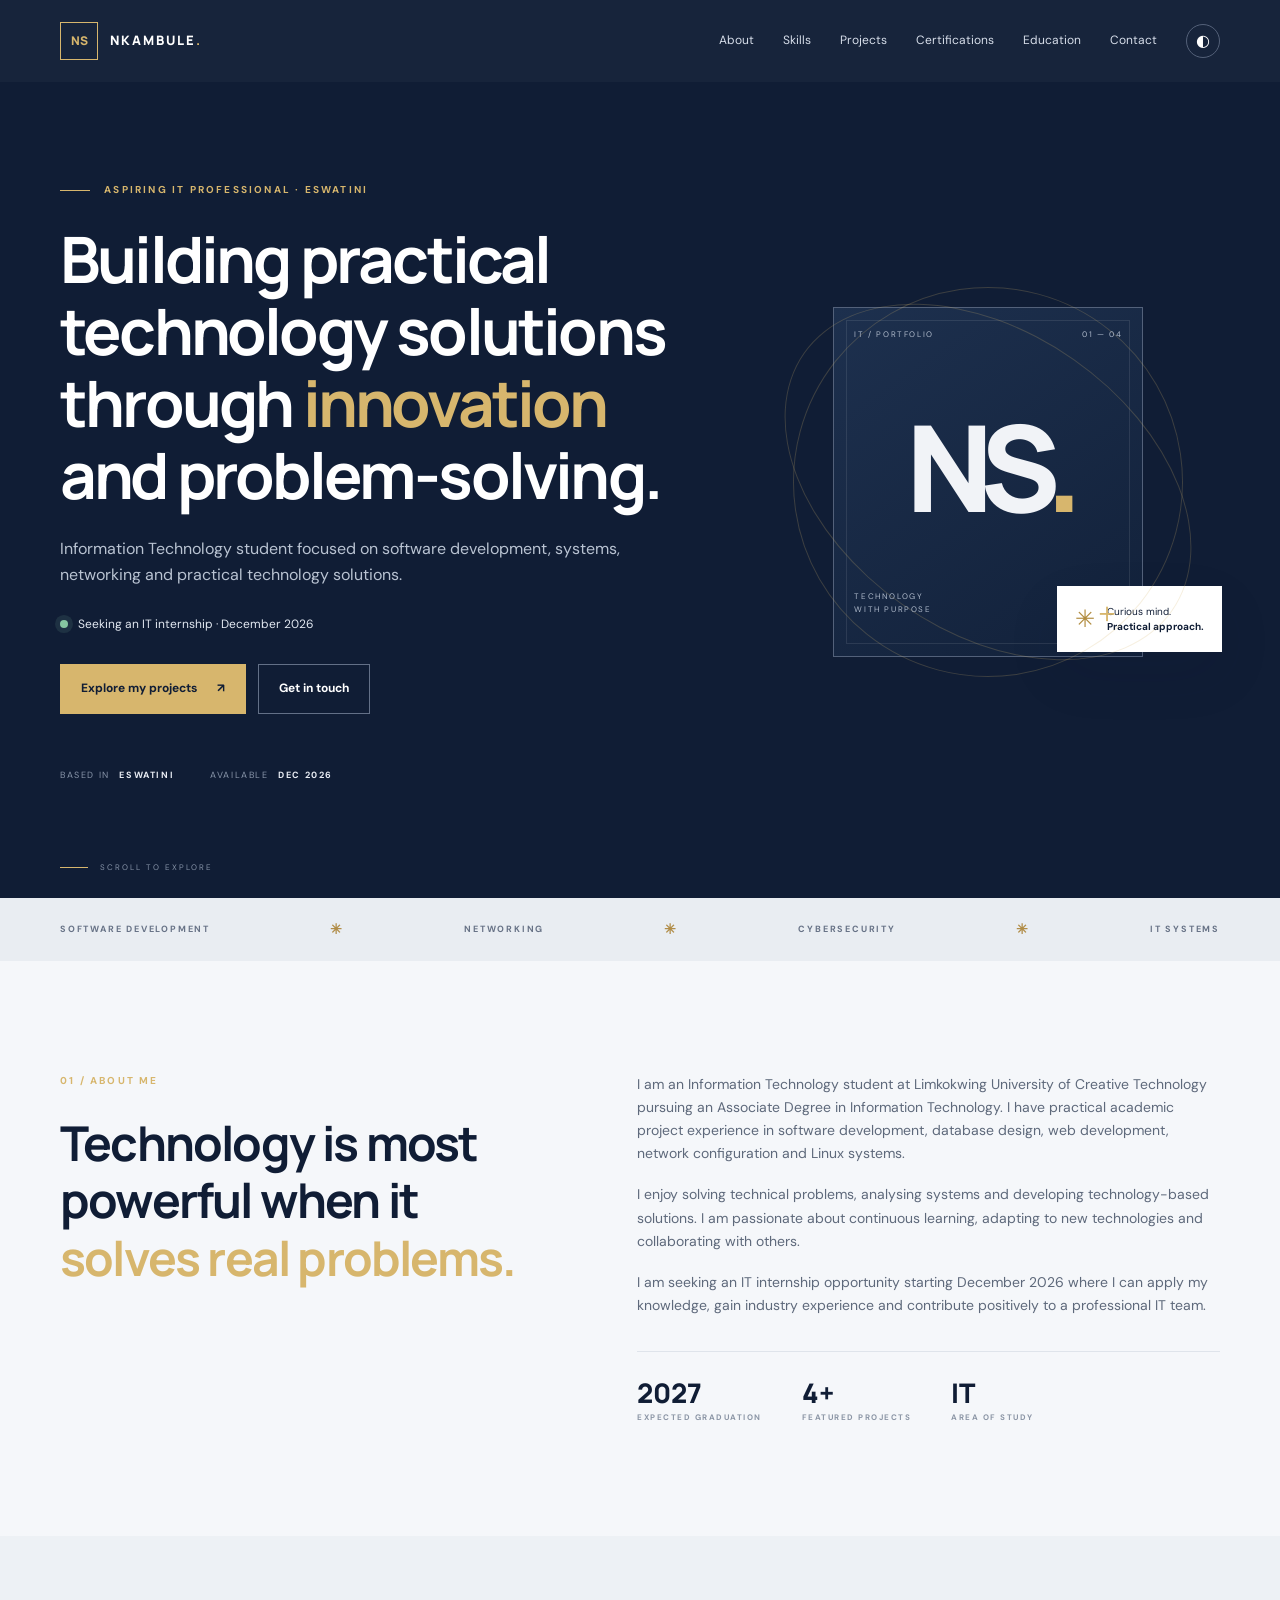
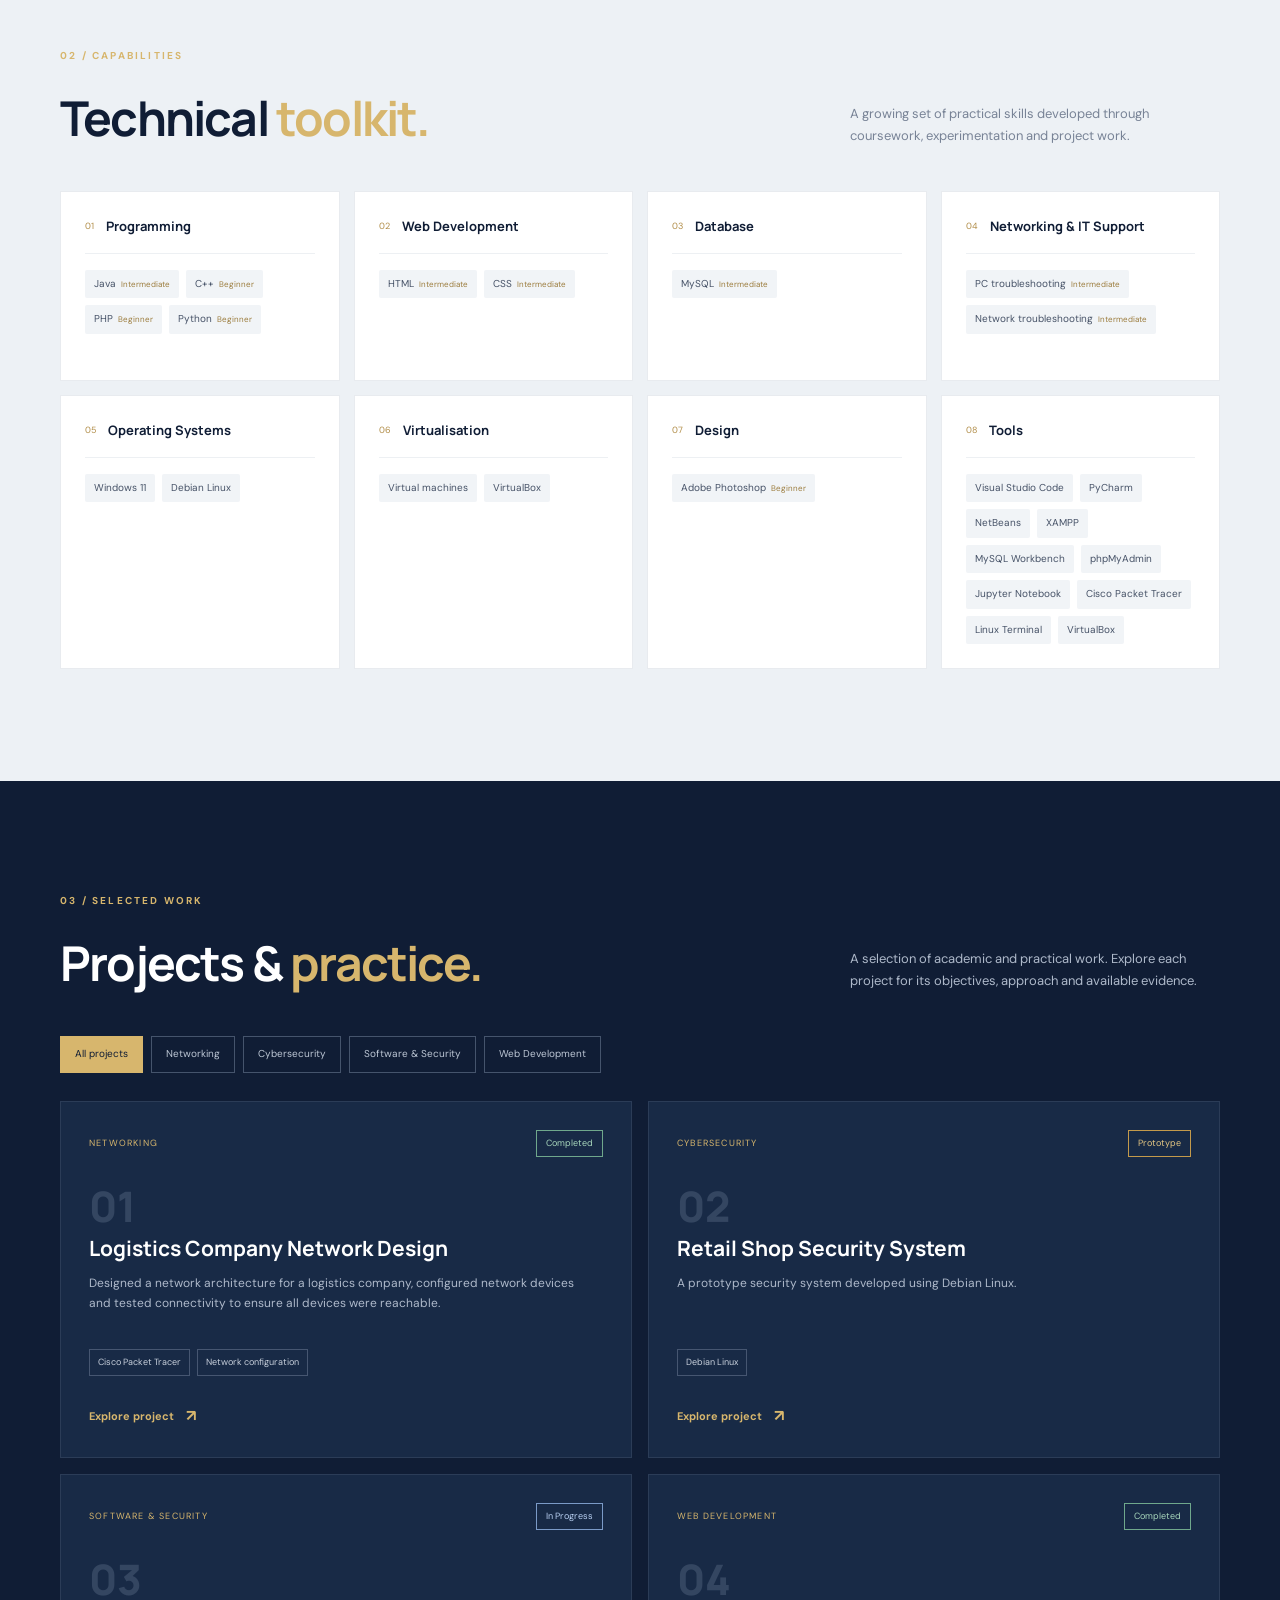
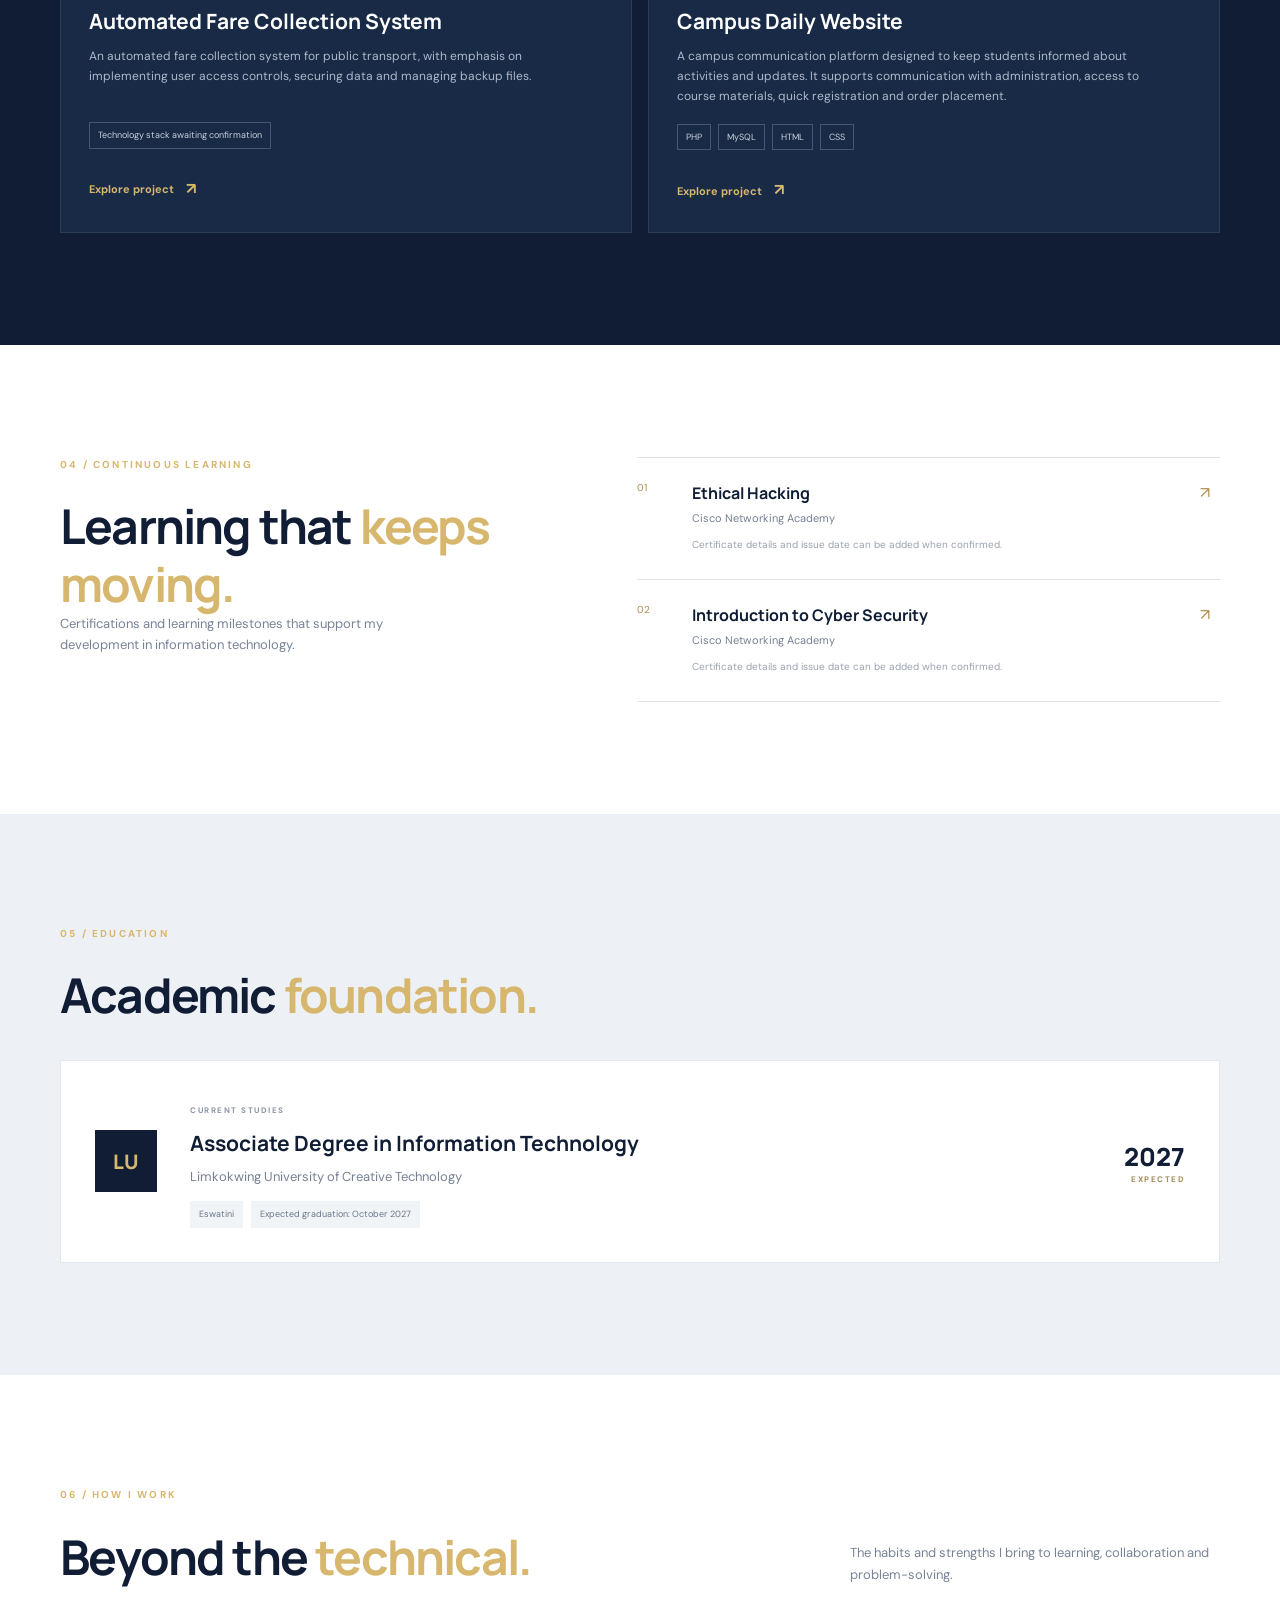
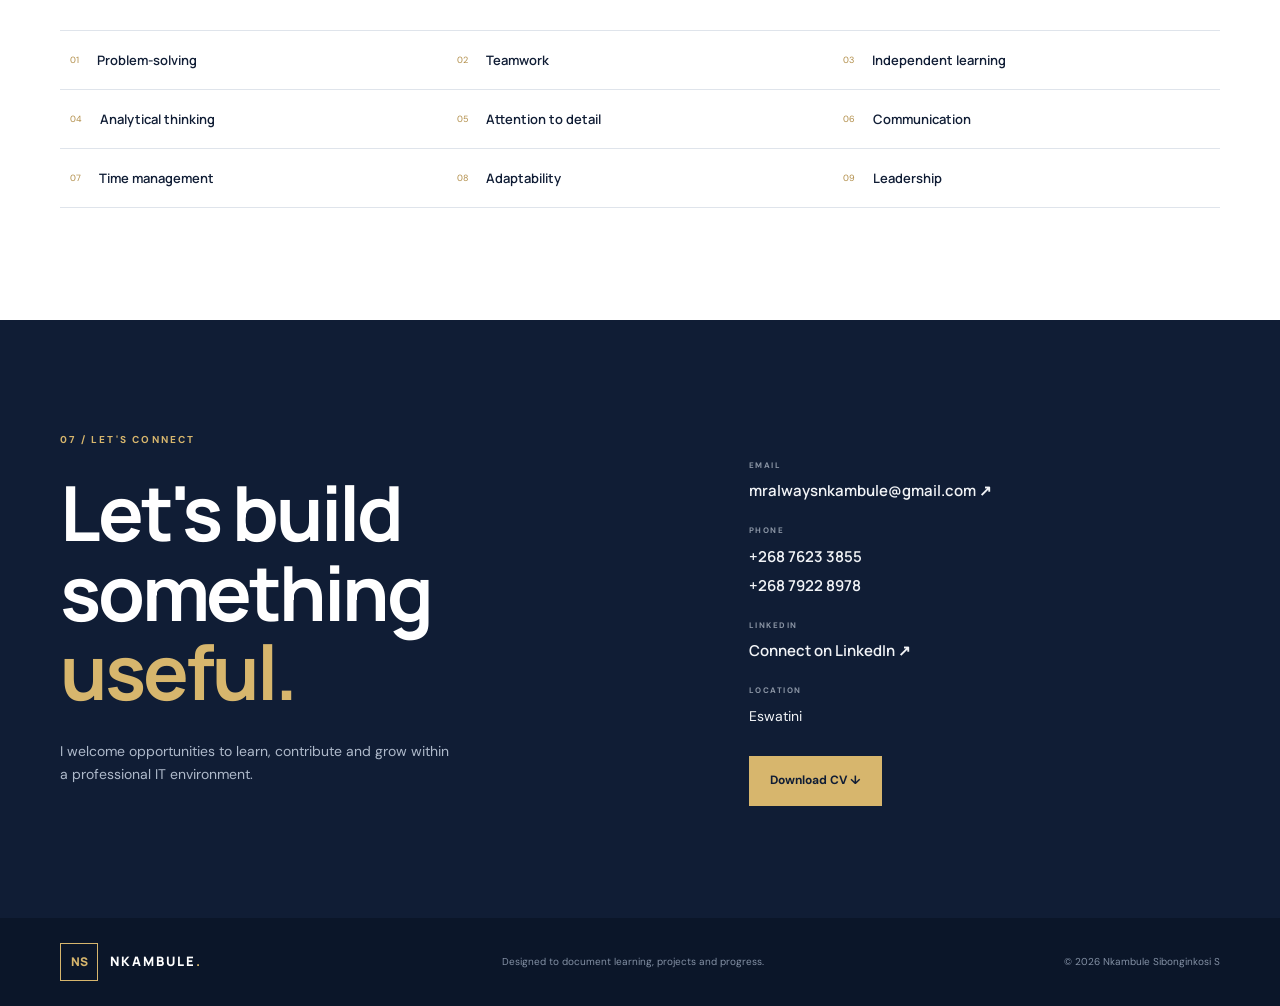
<file: index.html>
<!doctype html>
<html lang="en">
<head>
  <meta charset="utf-8">
  <meta name="viewport" content="width=device-width, initial-scale=1">
  <meta name="description" content="Portfolio of Nkambule Sibonginkosi S, an aspiring IT professional seeking an internship in Eswatini.">
  <meta name="theme-color" content="#101d35">
  <title>Nkambule Sibonginkosi S | IT Portfolio</title>
  <link rel="preconnect" href="https://fonts.googleapis.com">
  <link rel="preconnect" href="https://fonts.gstatic.com" crossorigin>
  <link href="https://fonts.googleapis.com/css2?family=DM+Sans:wght@400;500;600;700&family=Manrope:wght@400;500;600;700;800&display=swap" rel="stylesheet">
  <link rel="stylesheet" href="assets/css/style.css">
  <link rel="stylesheet" href="assets/css/responsive.css">
</head>
<body>
  <a class="skip-link" href="#main">Skip to content</a>
  <header class="site-header">
    <div class="container nav-wrap">
      <a class="brand" href="index.html" aria-label="Portfolio home"><span class="brand-mark">NS</span><span>NKAMBULE<span class="brand-dot">.</span></span></a>
      <button class="menu-toggle" id="menuToggle" aria-label="Open navigation" aria-expanded="false"><span></span><span></span><span></span></button>
      <nav class="main-nav" id="mainNav" aria-label="Main navigation">
        <a href="#about">About</a><a href="#skills">Skills</a><a href="#projects">Projects</a><a href="#certifications">Certifications</a><a href="#education">Education</a><a href="#contact">Contact</a>
        <button class="theme-toggle" id="themeToggle" aria-label="Toggle colour theme">◐</button>
      </nav>
    </div>
  </header>

  <main id="main">
    <section class="hero section-pad">
      <div class="container hero-grid">
        <div class="hero-copy">
          <p class="eyebrow"><span class="eyebrow-line"></span> ASPIRING IT PROFESSIONAL · ESWATINI</p>
          <h1>Building practical technology solutions through <em>innovation</em> and problem-solving.</h1>
          <p class="hero-lead" id="heroIntro">Information Technology student focused on software development, systems, networking and practical technology solutions.</p>
          <div class="availability"><span class="pulse"></span><span id="availabilityText">Seeking an IT internship · December 2026</span></div>
          <div class="hero-actions"><a class="btn btn-primary" href="#projects">Explore my projects <span>↗</span></a><a class="btn btn-outline" href="#contact">Get in touch</a></div>
          <div class="hero-meta"><span>BASED IN <strong>ESWATINI</strong></span><span>AVAILABLE <strong>DEC 2026</strong></span></div>
        </div>
        <div class="hero-visual">
          <div class="visual-frame">
            <div class="visual-top"><span>IT / PORTFOLIO</span><span>01 — 04</span></div>
            <div class="visual-monogram">NS<span>.</span></div>
            <div class="visual-bottom"><span>TECHNOLOGY<br>WITH PURPOSE</span><span class="visual-cross">＋</span></div>
          </div>
          <div class="floating-note"><span class="note-icon">✳</span><span>Curious mind.<br><strong>Practical approach.</strong></span></div>
          <div class="visual-orbit orbit-one"></div><div class="visual-orbit orbit-two"></div>
        </div>
      </div>
      <div class="hero-scroll"><span></span> SCROLL TO EXPLORE</div>
    </section>

    <section class="intro-strip"><div class="container strip-inner"><span>SOFTWARE DEVELOPMENT</span><b>✳</b><span>NETWORKING</span><b>✳</b><span>CYBERSECURITY</span><b>✳</b><span>IT SYSTEMS</span></div></section>

    <section class="section-pad" id="about"><div class="container two-col">
      <div><p class="eyebrow">01 / ABOUT ME</p><h2 class="section-title">Technology is most powerful when it <em>solves real problems.</em></h2></div>
      <div class="about-copy"><p id="aboutText">I am an Information Technology student at Limkokwing University of Creative Technology pursuing an Associate Degree in Information Technology. I have practical academic project experience in software development, database design, web development, network configuration and Linux systems.</p><p>I enjoy solving technical problems, analysing systems and developing technology-based solutions. I am passionate about continuous learning, adapting to new technologies and collaborating with others.</p><p>I am seeking an IT internship opportunity starting December 2026 where I can apply my knowledge, gain industry experience and contribute positively to a professional IT team.</p><div class="about-facts"><div><strong>2027</strong><span>EXPECTED GRADUATION</span></div><div><strong>4+</strong><span>FEATURED PROJECTS</span></div><div><strong>IT</strong><span>AREA OF STUDY</span></div></div></div>
    </div></section>

    <section class="section-pad skills-section" id="skills"><div class="container"><div class="section-heading"><div><p class="eyebrow">02 / CAPABILITIES</p><h2 class="section-title">Technical <em>toolkit.</em></h2></div><p class="section-aside">A growing set of practical skills developed through coursework, experimentation and project work.</p></div><div class="skills-grid" id="skillsGrid"></div></div></section>

    <section class="section-pad projects-section" id="projects"><div class="container"><div class="section-heading"><div><p class="eyebrow">03 / SELECTED WORK</p><h2 class="section-title">Projects & <em>practice.</em></h2></div><p class="section-aside">A selection of academic and practical work. Explore each project for its objectives, approach and available evidence.</p></div><div class="filter-row" id="projectFilters"><button class="filter active" data-filter="All">All projects</button></div><div class="projects-grid" id="projectsGrid"></div></div></section>

    <section class="section-pad cert-section" id="certifications"><div class="container two-col"><div><p class="eyebrow">04 / CONTINUOUS LEARNING</p><h2 class="section-title">Learning that <em>keeps moving.</em></h2><p class="section-aside">Certifications and learning milestones that support my development in information technology.</p></div><div class="cert-list" id="certList"></div></div></section>

    <section class="section-pad education-section" id="education"><div class="container"><p class="eyebrow">05 / EDUCATION</p><h2 class="section-title">Academic <em>foundation.</em></h2><div class="education-card"><div class="edu-symbol">LU</div><div><span class="small-label">CURRENT STUDIES</span><h3>Associate Degree in Information Technology</h3><p>Limkokwing University of Creative Technology</p><div class="edu-tags"><span>Eswatini</span><span>Expected graduation: October 2027</span></div></div><div class="edu-date">2027 <span>EXPECTED</span></div></div></div></section>

    <section class="section-pad strengths-section"><div class="container"><div class="section-heading"><div><p class="eyebrow">06 / HOW I WORK</p><h2 class="section-title">Beyond the <em>technical.</em></h2></div><p class="section-aside">The habits and strengths I bring to learning, collaboration and problem-solving.</p></div><div class="strengths-grid" id="strengthsGrid"></div></div></section>

    <section class="contact-section section-pad" id="contact"><div class="container contact-wrap"><div><p class="eyebrow">07 / LET'S CONNECT</p><h2 class="contact-title">Let's build<br>something <em>useful.</em></h2><p class="contact-lead">I welcome opportunities to learn, contribute and grow within a professional IT environment.</p></div><div class="contact-details"><span class="small-label">EMAIL</span><a id="emailLink" href="mailto:mralwaysnkambule@gmail.com">mralwaysnkambule@gmail.com ↗</a><span class="small-label">PHONE</span><a href="tel:+26876233855">+268 7623 3855</a><a href="tel:+26879228978">+268 7922 8978</a><span class="small-label">LINKEDIN</span><a id="linkedinLink" href="https://www.linkedin.com/in/mr-always-nkambule" target="_blank" rel="noopener noreferrer">Connect on LinkedIn ↗</a><span class="small-label">LOCATION</span><p>Eswatini</p><a class="btn btn-gold" id="cvLink" href="assets/documents/cv.pdf" download>Download CV ↓</a></div></div></section>
  </main>
  <footer class="site-footer"><div class="container footer-inner"><a class="brand footer-brand" href="index.html"><span class="brand-mark">NS</span><span>NKAMBULE<span class="brand-dot">.</span></span></a><p>Designed to document learning, projects and progress.</p><span>© <span id="year"></span> Nkambule Sibonginkosi S</span></div></footer>
  <button class="back-top" id="backTop" aria-label="Back to top">↑</button>
  <script src="assets/js/config.js"></script><script src="assets/js/projects.js"></script><script src="assets/js/renderer.js"></script><script src="assets/js/main.js"></script>
</body></html>
</file>
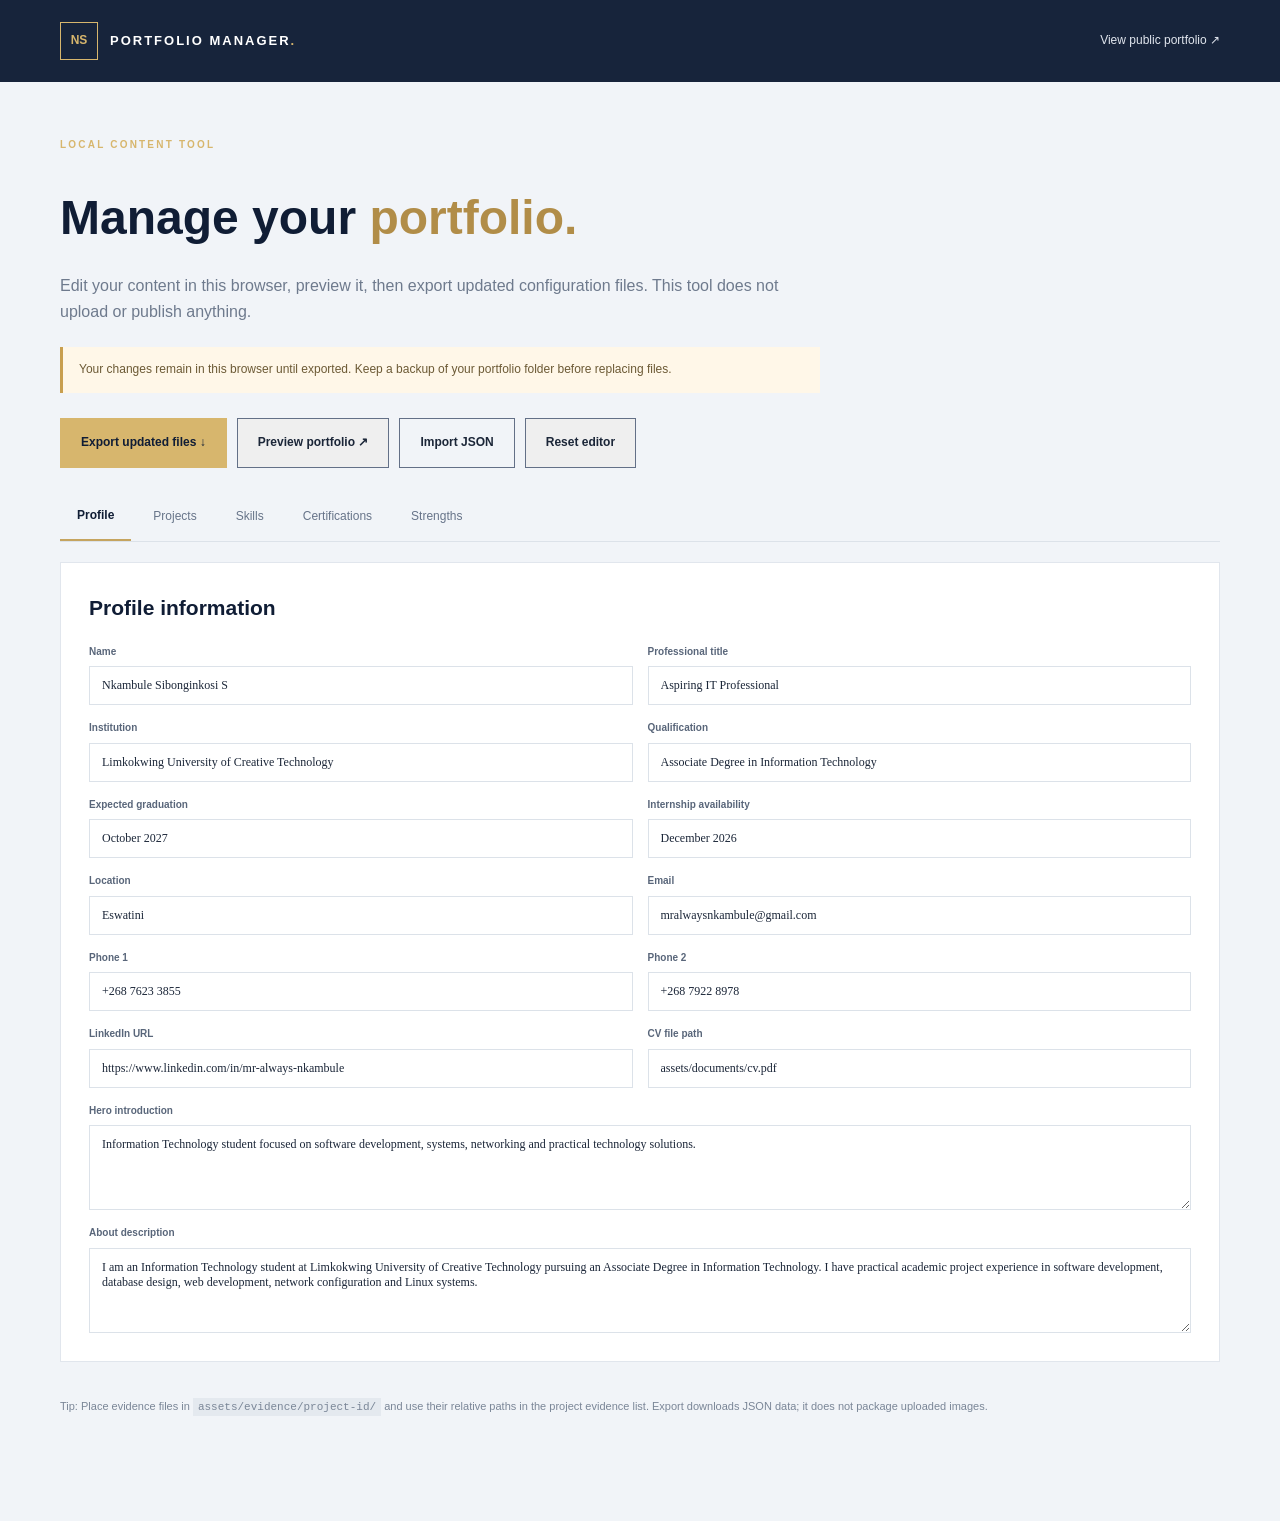
<file: editor.html>
<!doctype html>
<html lang="en"><head><meta charset="utf-8"><meta name="viewport" content="width=device-width,initial-scale=1"><title>Portfolio Content Manager</title><link rel="stylesheet" href="assets/css/style.css"><link rel="stylesheet" href="assets/css/editor.css"></head>
<body class="editor-body"><header class="site-header"><div class="container nav-wrap"><a class="brand" href="index.html"><span class="brand-mark">NS</span><span>PORTFOLIO MANAGER<span class="brand-dot">.</span></span></a><a class="back-link" href="index.html">View public portfolio ↗</a></div></header>
<main class="container editor-main"><div class="editor-intro"><p class="eyebrow">LOCAL CONTENT TOOL</p><h1>Manage your <em>portfolio.</em></h1><p>Edit your content in this browser, preview it, then export updated configuration files. This tool does not upload or publish anything.</p><div class="editor-warning">Your changes remain in this browser until exported. Keep a backup of your portfolio folder before replacing files.</div></div>
<div class="editor-toolbar"><button class="btn btn-primary" id="exportBtn">Export updated files ↓</button><button class="btn btn-outline" id="previewBtn">Preview portfolio ↗</button><label class="btn btn-outline file-label">Import JSON<input type="file" id="importFile" accept=".json,application/json" hidden></label><button class="btn btn-outline" id="resetBtn">Reset editor</button></div>
<div class="editor-tabs" role="tablist"><button class="editor-tab active" data-tab="profile">Profile</button><button class="editor-tab" data-tab="projects">Projects</button><button class="editor-tab" data-tab="skills">Skills</button><button class="editor-tab" data-tab="certifications">Certifications</button><button class="editor-tab" data-tab="strengths">Strengths</button></div>
<section class="editor-panel active" id="panel-profile"><h2>Profile information</h2><div id="profileForm" class="form-grid"></div></section>
<section class="editor-panel" id="panel-projects"><div class="panel-heading"><div><h2>Projects</h2><p>Add, edit or remove portfolio projects.</p></div><button class="btn btn-primary" id="addProject">+ Add project</button></div><div id="projectEditorList" class="editor-list"></div></section>
<section class="editor-panel" id="panel-skills"><div class="panel-heading"><div><h2>Technical skills</h2><p>Organise skills by category. Separate skill and level with a vertical bar.</p></div><button class="btn btn-primary" id="addSkillGroup">+ Add category</button></div><div id="skillsEditorList" class="editor-list"></div></section>
<section class="editor-panel" id="panel-certifications"><div class="panel-heading"><div><h2>Certifications</h2><p>Only enter dates and verification links you can confirm.</p></div><button class="btn btn-primary" id="addCert">+ Add certificate</button></div><div id="certEditorList" class="editor-list"></div></section>
<section class="editor-panel" id="panel-strengths"><h2>Professional strengths</h2><p>Enter one strength per line.</p><textarea id="strengthsInput" rows="8"></textarea></section>
<div class="editor-footnote">Tip: Place evidence files in <code>assets/evidence/project-id/</code> and use their relative paths in the project evidence list. Export downloads JSON data; it does not package uploaded images.</div>
</main><script src="assets/js/config.js"></script><script src="assets/js/projects.js"></script><script src="assets/js/editor.js"></script></body></html>
</file>
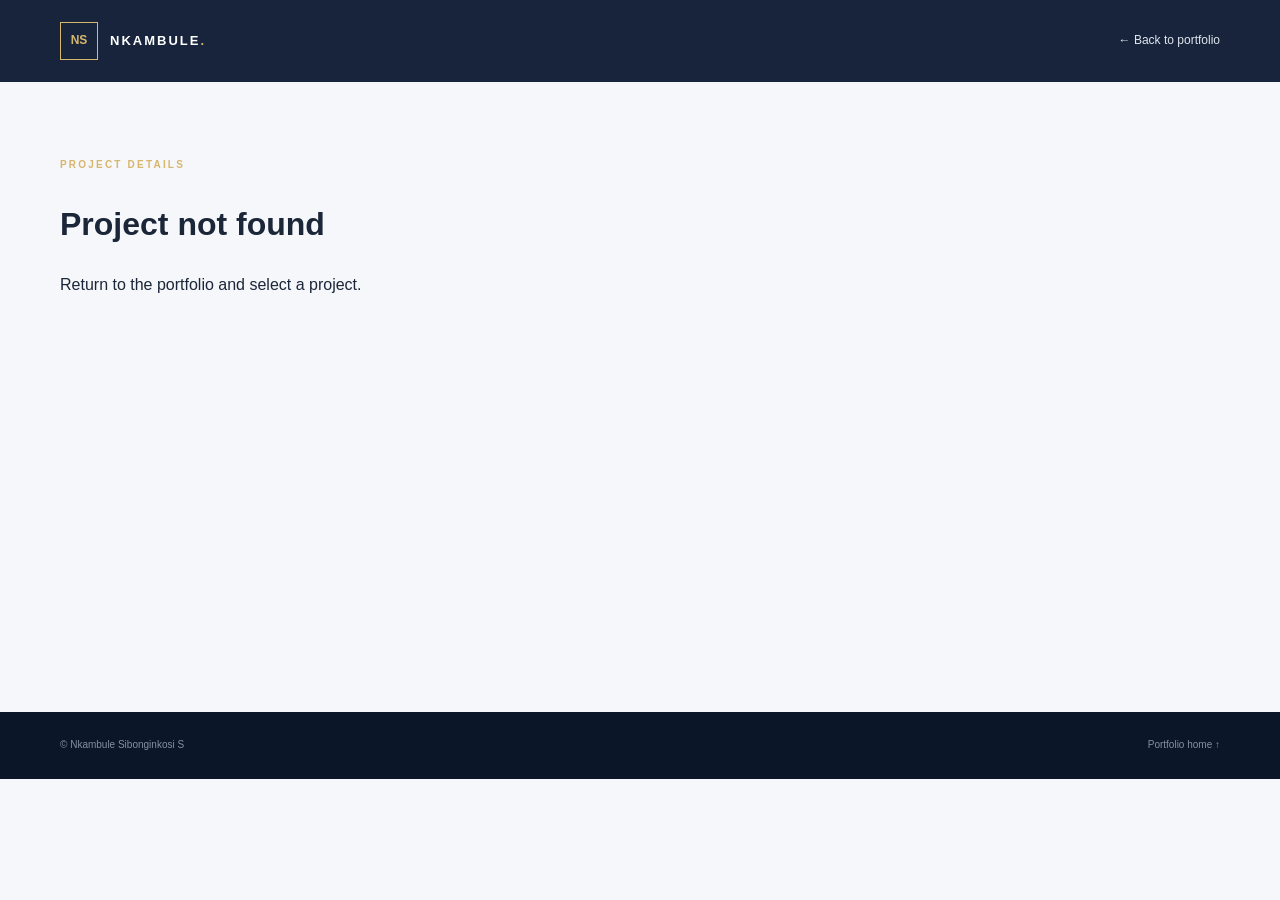
<file: projects/project-template.html>
<!doctype html>
<html lang="en"><head><meta charset="utf-8"><meta name="viewport" content="width=device-width,initial-scale=1"><title>Project details | Nkambule IT Portfolio</title><link rel="stylesheet" href="../assets/css/style.css"><link rel="stylesheet" href="../assets/css/responsive.css"></head>
<body><header class="site-header"><div class="container nav-wrap"><a class="brand" href="../index.html"><span class="brand-mark">NS</span><span>NKAMBULE<span class="brand-dot">.</span></span></a><a class="back-link" href="../index.html#projects">← Back to portfolio</a></div></header><main class="detail-main"><div class="container" id="projectDetail"><p class="eyebrow">PROJECT DETAILS</p><h1>Project information</h1><p>Project details will appear here when opened from the portfolio.</p></div></main><footer class="site-footer"><div class="container footer-inner"><span>© <span id="year"></span> Nkambule Sibonginkosi S</span><a href="../index.html">Portfolio home ↑</a></div></footer><script src="../assets/js/projects.js"></script><script src="../assets/js/project-detail.js"></script></body></html>
</file>
<file: assets/css/style.css>
/* Core visual system */
:root{--navy:#101d35;--navy2:#172945;--gold:#d7b66d;--paper:#f5f7fa;--white:#fff;--ink:#1b2638;--muted:#758095;--line:#dfe4eb;--surface:#fff;--shadow:0 22px 55px rgba(12,27,50,.09)}
*{box-sizing:border-box}html{scroll-behavior:smooth;scroll-padding-top:90px}body{margin:0;background:var(--paper);color:var(--ink);font-family:"DM Sans",Arial,sans-serif;line-height:1.65}h1,h2,h3,.brand{font-family:Manrope,Arial,sans-serif}a{color:inherit;text-decoration:none}button{font:inherit}.container{width:min(1160px,calc(100% - 48px));margin:auto}.section-pad{padding:112px 0}.skip-link{position:absolute;left:-999px;top:8px;background:white;padding:10px;z-index:99}.skip-link:focus{left:8px}
.site-header{height:82px;background:rgba(16,29,53,.97);color:white;position:sticky;top:0;z-index:20;backdrop-filter:blur(12px)}.nav-wrap{height:100%;display:flex;align-items:center;justify-content:space-between}.brand{display:flex;align-items:center;gap:12px;font-size:13px;font-weight:800;letter-spacing:2px}.brand-mark{display:grid;place-items:center;width:38px;height:38px;border:1px solid var(--gold);color:var(--gold);font-size:12px;letter-spacing:0}.brand-dot{color:var(--gold)}.main-nav{display:flex;align-items:center;gap:29px}.main-nav>a{font-size:12px;color:#d7deea;transition:.2s}.main-nav>a:hover{color:var(--gold)}.theme-toggle{border:1px solid #536078;color:white;background:transparent;width:34px;height:34px;border-radius:50%;cursor:pointer}.menu-toggle{display:none}.hero{background:var(--navy);color:white;min-height:660px;position:relative;overflow:hidden;padding-top:100px;padding-bottom:115px}.hero-grid{display:grid;grid-template-columns:1.15fr .85fr;gap:70px;align-items:center}.eyebrow{font-size:10px;letter-spacing:2.2px;font-weight:700;color:var(--gold);margin:0 0 24px}.eyebrow-line{display:inline-block;width:30px;height:1px;background:var(--gold);vertical-align:middle;margin-right:10px}.hero h1{font-size:clamp(42px,5vw,66px);line-height:1.13;letter-spacing:-2.8px;margin:0 0 24px;max-width:700px}.hero h1 em,.section-title em,.contact-title em{font-style:normal;color:var(--gold)}.hero-lead{max-width:570px;color:#b9c3d2;font-size:16px}.availability{display:flex;align-items:center;gap:10px;margin:26px 0 30px;font-size:12px;color:#e2e8f1}.pulse{width:8px;height:8px;border-radius:50%;background:#86c6a1;box-shadow:0 0 0 5px rgba(134,198,161,.12)}.hero-actions{display:flex;gap:12px;flex-wrap:wrap}.btn{display:inline-flex;align-items:center;justify-content:center;gap:20px;padding:14px 20px;font-size:12px;font-weight:700;transition:.2s;border:1px solid transparent}.btn-primary{background:var(--gold);color:var(--navy)}.btn-primary:hover,.btn-gold:hover{transform:translateY(-3px);box-shadow:0 10px 24px #0002}.btn-outline{border-color:#637087;color:inherit}.btn-outline:hover{border-color:var(--gold);color:var(--gold)}.hero-meta{display:flex;gap:36px;margin-top:54px;color:#8996aa;font-size:9px;letter-spacing:1.6px}.hero-meta strong{color:#e9edf4;margin-left:6px}.hero-visual{height:390px;position:relative;display:grid;place-items:center}.visual-frame{width:310px;height:350px;border:1px solid #53617a;position:relative;display:flex;flex-direction:column;justify-content:space-between;padding:20px;background:linear-gradient(145deg,#1d304e,#12213a)}.visual-frame:before{content:"";position:absolute;inset:12px;border:1px solid #ffffff18}.visual-top,.visual-bottom{display:flex;justify-content:space-between;color:#aeb9ca;font-size:8px;letter-spacing:1.6px;z-index:1}.visual-monogram{font:800 120px Manrope;color:#f1f3f7;letter-spacing:-13px;align-self:center;z-index:1}.visual-monogram span{color:var(--gold)}.visual-cross{font-size:28px;color:var(--gold)}.floating-note{position:absolute;right:-2px;bottom:25px;background:#fff;color:var(--navy);padding:15px 18px;display:flex;align-items:center;gap:12px;font-size:10px;line-height:1.5;box-shadow:var(--shadow)}.note-icon{font-size:24px;color:#b08b3e}.visual-orbit{position:absolute;border:1px solid #d7b66d38;border-radius:50%;width:390px;height:390px;transform:rotate(-30deg)}.orbit-two{width:450px;height:300px;transform:rotate(35deg)}.hero-scroll{position:absolute;bottom:24px;left:max(24px,calc((100% - 1160px)/2));font-size:8px;letter-spacing:2px;color:#8592a6;display:flex;align-items:center;gap:12px}.hero-scroll span{width:28px;height:1px;background:var(--gold)}.intro-strip{background:#e9edf2;padding:20px 0}.strip-inner{display:flex;justify-content:space-between;align-items:center;gap:15px;color:#677286;font-size:9px;font-weight:700;letter-spacing:1.8px}.strip-inner b{color:#b18d48;font-size:14px}
.two-col{display:grid;grid-template-columns:.9fr 1.1fr;gap:100px}.section-title{font-size:clamp(34px,4vw,48px);letter-spacing:-1.8px;line-height:1.2;margin:0;color:var(--navy)}.about-copy p{margin:0 0 18px;color:#5e697b;font-size:14px}.about-facts{display:flex;gap:40px;border-top:1px solid var(--line);margin-top:34px;padding-top:22px}.about-facts div{display:flex;flex-direction:column}.about-facts strong{font:800 27px Manrope;color:var(--navy)}.about-facts span,.small-label{font-size:8px;letter-spacing:1.5px;color:#8b95a5;font-weight:700}.skills-section{background:#edf1f5}.section-heading{display:flex;justify-content:space-between;align-items:end;gap:50px;margin-bottom:45px}.section-aside{max-width:370px;color:#788396;font-size:13px;margin:0}.skills-grid{display:grid;grid-template-columns:repeat(4,1fr);gap:14px}.skill-card{background:white;padding:24px;min-height:190px;border:1px solid #e8ebef;transition:.2s}.skill-card:hover{transform:translateY(-4px);box-shadow:var(--shadow)}.skill-card-head{display:flex;gap:12px;align-items:center;border-bottom:1px solid #edf0f3;padding-bottom:15px;margin-bottom:16px}.skill-index{font-size:9px;color:#b18d48}.skill-card h3{font-size:13px;margin:0;color:var(--navy)}.skill-pills{display:flex;flex-wrap:wrap;gap:7px}.skill-pill{background:#f1f4f7;color:#465267;padding:6px 9px;font-size:10px;border-radius:2px}.skill-pill small{color:#9b7b3c;margin-left:5px;font-size:8px}
.projects-section{background:var(--navy);color:white}.projects-section .section-title{color:white}.projects-section .section-aside{color:#aeb9ca}.filter-row{display:flex;gap:8px;flex-wrap:wrap;margin-bottom:28px}.filter{border:1px solid #45546c;background:transparent;color:#bdc7d5;padding:9px 14px;font-size:10px;cursor:pointer}.filter.active,.filter:hover{background:var(--gold);border-color:var(--gold);color:var(--navy)}.projects-grid{display:grid;grid-template-columns:repeat(2,1fr);gap:16px}.project-card{background:#182a46;border:1px solid #2b3c57;padding:28px;min-height:310px;position:relative;transition:.2s}.project-card:hover{border-color:#8f7748;transform:translateY(-3px)}.project-card-top{display:flex;justify-content:space-between;align-items:center}.project-category{font-size:9px;color:var(--gold);letter-spacing:1.2px;text-transform:uppercase}.status{display:inline-block;font-size:9px;padding:5px 9px;border:1px solid #8b9bb0;color:#d9e1eb}.status-completed{border-color:#6fa88c;color:#a8d7bc}.status-prototype{border-color:#c49a4b;color:#e5c783}.status-in-progress{border-color:#7b9ac7;color:#b9d0f2}.project-number{font:800 42px Manrope;color:#344661;margin-top:20px}.project-card h3{font-size:21px;line-height:1.3;margin:0 0 12px;color:white}.project-card p{font-size:12px;color:#aeb9ca;max-width:500px;min-height:58px}.project-tech{display:flex;gap:7px;flex-wrap:wrap;margin:17px 0}.project-tech span{font-size:9px;color:#c8d0dc;border:1px solid #465671;padding:5px 8px}.text-link{display:inline-flex;gap:12px;align-items:center;color:var(--gold);font-size:11px;font-weight:700;margin-top:10px}.text-link span{font-size:16px}.empty-state{color:#d4dce7}
.cert-section{background:#fff}.cert-list{border-top:1px solid var(--line)}.cert-item{display:grid;grid-template-columns:40px 1fr 20px;gap:15px;padding:22px 0;border-bottom:1px solid var(--line);align-items:start}.cert-count{font-size:10px;color:#b18d48}.cert-item h3{margin:0;color:var(--navy);font-size:16px}.cert-item p{margin:3px 0;color:#768194;font-size:11px}.cert-item small{color:#99a1ae;font-size:10px}.cert-arrow{color:#b18d48}.cert-item .text-link{display:flex;width:max-content}
.education-section{background:#edf1f5}.education-card{margin-top:36px;background:white;padding:34px;display:grid;grid-template-columns:70px 1fr auto;align-items:center;gap:25px;border:1px solid #e3e8ee}.edu-symbol{width:62px;height:62px;display:grid;place-items:center;background:var(--navy);color:var(--gold);font:800 20px Manrope}.education-card h3{font-size:21px;color:var(--navy);margin:5px 0}.education-card p{margin:0;color:#768194;font-size:13px}.edu-tags{display:flex;gap:8px;margin-top:14px;flex-wrap:wrap}.edu-tags span{font-size:9px;background:#f1f4f7;padding:6px 9px;color:#68758a}.edu-date{font:800 25px Manrope;color:var(--navy);text-align:right}.edu-date span{display:block;font:700 8px "DM Sans";letter-spacing:1.5px;color:#a18a59}
.strengths-section{background:white}.strengths-grid{display:grid;grid-template-columns:repeat(3,1fr);border-top:1px solid var(--line)}.strength-item{padding:20px 10px;border-bottom:1px solid var(--line);display:flex;gap:18px;align-items:center}.strength-item span{font-size:9px;color:#b18d48}.strength-item strong{font:600 13px Manrope;color:var(--navy)}
.contact-section{background:var(--navy);color:white}.contact-wrap{display:grid;grid-template-columns:1fr .8fr;gap:100px}.contact-title{font-size:clamp(48px,6vw,76px);letter-spacing:-3px;line-height:1.05;margin:0}.contact-lead{color:#aeb9ca;max-width:400px;font-size:14px;margin-top:28px}.contact-details{display:flex;flex-direction:column;align-items:flex-start;gap:8px;padding-top:12px}.contact-details .small-label{margin-top:15px}.contact-details a:not(.btn){font:600 15px Manrope;color:#f2f4f7}.contact-details a:not(.btn):hover{color:var(--gold)}.contact-details p{margin:0;color:#f2f4f7;font-size:14px}.btn-gold{background:var(--gold);color:var(--navy);margin-top:20px}.site-footer{background:#0b1629;color:#8491a5;padding:25px 0}.footer-inner{display:flex;justify-content:space-between;align-items:center;gap:20px;font-size:10px}.footer-brand{color:white}.footer-inner p{margin:0}.back-top{position:fixed;right:25px;bottom:25px;width:42px;height:42px;border:0;background:var(--gold);color:var(--navy);font-size:20px;cursor:pointer;opacity:0;pointer-events:none;transition:.2s}.back-top.visible{opacity:1;pointer-events:auto}
.detail-main{padding:75px 0 110px;min-height:70vh}.detail-head{display:flex;justify-content:space-between;gap:30px;align-items:end;padding:20px 0 45px;border-bottom:1px solid var(--line)}.detail-head h1{font-size:clamp(34px,5vw,55px);line-height:1.1;color:var(--navy);margin:17px 0}.detail-summary{color:#6f7a8c;max-width:700px}.detail-head .btn{color:var(--navy);border-color:#b9c1cc;white-space:nowrap}.detail-content{max-width:850px}.detail-content section{padding:30px 0;border-bottom:1px solid var(--line)}.detail-content h2{font:700 20px Manrope;color:var(--navy);margin:0 0 14px}.detail-content p,.detail-content li{font-size:13px;color:#687487}.detail-content ul{padding-left:20px}.detail-content .project-tech span{color:#526078;border-color:#d9dfe7}.muted{color:#8a94a4!important}.evidence-grid{display:grid;grid-template-columns:repeat(2,1fr);gap:15px}.evidence-card{margin:0;border:1px solid var(--line);background:white}.evidence-card img{width:100%;height:210px;object-fit:cover;display:block}.evidence-card figcaption{padding:14px;display:flex;flex-direction:column;gap:5px}.evidence-card figcaption strong{font-size:12px;color:var(--navy)}.evidence-card figcaption span,.evidence-card figcaption small{font-size:10px;color:#7e8999}.evidence-card figcaption small{overflow-wrap:anywhere}.evidence-card.missing{background:#f1f3f6;min-height:100px}.evidence-doc{display:flex;align-items:center;gap:13px;border:1px solid var(--line);padding:14px;margin:8px 0}.evidence-doc>span{font-weight:800;color:#b18d48}.evidence-doc div{display:flex;flex-direction:column;flex:1}.evidence-doc strong{font-size:12px;color:var(--navy)}.evidence-doc small{font-size:10px;color:#7e8999}.evidence-doc a{font-size:11px;color:#9a793e}.back-link{font-size:12px;color:#e1e6ee}
.light-mode{--paper:#fff;--ink:#17243a}.light-mode .site-header{background:#fff;color:var(--navy);box-shadow:0 2px 15px #10203a12}.light-mode .main-nav>a{color:#47556a}.light-mode .theme-toggle{color:var(--navy);border-color:#ccd3dd}.light-mode .hero,.light-mode .projects-section,.light-mode .contact-section{background:#e9edf2;color:var(--navy)}.light-mode .hero h1,.light-mode .projects-section .section-title{color:var(--navy)}.light-mode .hero-lead,.light-mode .availability,.light-mode .projects-section .section-aside{color:#657287}.light-mode .project-card{background:white;border-color:#e0e5eb}.light-mode .project-card h3{color:var(--navy)}.light-mode .project-card p{color:#687487}.light-mode .project-number{color:#dce2e9}.light-mode .project-tech span{color:#526078;border-color:#d9dfe7}.light-mode .contact-title{color:var(--navy)}.light-mode .contact-lead{color:#657287}.light-mode .contact-details a:not(.btn),.light-mode .contact-details p{color:var(--navy)}.light-mode .hero .btn-outline{color:var(--navy);border-color:#aeb8c7}.light-mode .hero-meta{color:#7d899b}.light-mode .hero-meta strong{color:var(--navy)}.light-mode .visual-frame{background:#dce3ed}.light-mode .visual-monogram{color:var(--navy)}.light-mode .visual-top,.light-mode .visual-bottom{color:#516078}
@media(prefers-reduced-motion:reduce){*,*:before,*:after{scroll-behavior:auto!important;transition:none!important;animation:none!important}}
</file>
<file: assets/css/responsive.css>
@media(max-width:900px){.main-nav{gap:15px}.main-nav>a{font-size:11px}.hero-grid{gap:30px}.hero h1{font-size:52px}.skills-grid{grid-template-columns:repeat(2,1fr)}.two-col{gap:50px}.contact-wrap{gap:50px}}
@media(max-width:680px){.container{width:min(100% - 36px,540px)}.section-pad{padding:76px 0}.site-header{height:70px}.menu-toggle{display:flex;flex-direction:column;gap:5px;background:transparent;border:0;padding:8px}.menu-toggle span{display:block;width:23px;height:2px;background:currentColor}.main-nav{display:none;position:absolute;top:70px;left:0;right:0;background:var(--navy);padding:20px 24px 25px;flex-direction:column;align-items:flex-start;gap:18px}.main-nav.open{display:flex}.main-nav>a{font-size:13px}.hero{padding:75px 0 90px}.hero-grid{grid-template-columns:1fr}.hero h1{font-size:43px;letter-spacing:-1.8px}.hero-visual{height:310px;margin-top:10px}.visual-frame{width:240px;height:275px}.visual-monogram{font-size:90px}.visual-orbit{width:300px;height:300px}.orbit-two{width:340px;height:230px}.floating-note{right:0;bottom:5px}.hero-meta{gap:18px;margin-top:35px}.hero-scroll{left:18px}.strip-inner{justify-content:center;flex-wrap:wrap}.strip-inner span{font-size:8px}.strip-inner b{font-size:10px}.two-col,.contact-wrap{grid-template-columns:1fr;gap:32px}.section-heading{display:block}.section-aside{margin-top:18px}.skills-grid,.projects-grid{grid-template-columns:1fr}.skill-card{min-height:0}.project-card{min-height:0}.project-card p{min-height:0}.about-facts{gap:20px}.about-facts strong{font-size:23px}.education-card{grid-template-columns:55px 1fr;padding:22px;gap:15px}.edu-symbol{width:50px;height:50px}.education-card h3{font-size:16px}.edu-date{grid-column:2;text-align:left;font-size:20px}.strengths-grid{grid-template-columns:1fr 1fr}.contact-title{font-size:55px}.footer-inner{flex-wrap:wrap}.footer-inner p{order:3;width:100%}.detail-main{padding:50px 0 75px}.detail-head{display:block}.detail-head .btn{margin-top:15px}.evidence-grid{grid-template-columns:1fr}.back-link{font-size:11px}}
@media(max-width:390px){.hero h1{font-size:37px}.hero-actions .btn{width:100%}.strengths-grid{grid-template-columns:1fr}.about-facts{gap:12px}.about-facts span{font-size:7px}}
</file>
<file: assets/css/editor.css>
.editor-body{background:#f1f4f8}.editor-main{padding:55px 0 90px}.editor-intro{max-width:760px}.editor-intro h1{font-size:48px;color:var(--navy);margin:0}.editor-intro h1 em{font-style:normal;color:#b18d48}.editor-intro>p:not(.eyebrow){color:#6e7a8d}.editor-warning{background:#fff7e8;border-left:3px solid #c89f4f;padding:13px 16px;font-size:12px;color:#6c5a35;margin:22px 0}.editor-toolbar{display:flex;gap:10px;flex-wrap:wrap;margin:25px 0}.editor-toolbar .btn{cursor:pointer}.editor-tabs{display:flex;gap:5px;overflow:auto;border-bottom:1px solid #dce2e9}.editor-tab{border:0;background:transparent;padding:13px 17px;color:#677489;cursor:pointer;font-size:12px;white-space:nowrap}.editor-tab.active{color:#101d35;border-bottom:2px solid #c5a45f;font-weight:700}.editor-panel{display:none;background:white;padding:28px;margin:20px 0;border:1px solid #e1e6ed}.editor-panel.active{display:block}.editor-panel h2{font-size:21px;color:var(--navy);margin:0 0 18px}.editor-panel p{font-size:12px;color:#778396}.form-grid{display:grid;grid-template-columns:repeat(2,1fr);gap:15px}.field{display:flex;flex-direction:column;gap:6px}.field.full{grid-column:1/-1}.field label{font-size:10px;font-weight:700;color:#59667a}.field input,.field textarea,.field select,#strengthsInput{border:1px solid #dce2e9;padding:11px 12px;font:12px "DM Sans";color:#1b2638;background:white;width:100%;border-radius:0}.field textarea{min-height:85px;resize:vertical}.panel-heading{display:flex;justify-content:space-between;align-items:center;gap:20px}.panel-heading .btn,.editor-card .btn{cursor:pointer}.editor-list{display:grid;gap:12px}.editor-card{border:1px solid #e1e6ed;padding:18px;background:#fbfcfd}.editor-card-head{display:flex;justify-content:space-between;gap:15px;align-items:center;margin-bottom:12px}.editor-card h3{margin:0;font-size:15px;color:var(--navy)}.editor-card-actions{display:flex;gap:7px}.mini-btn{border:1px solid #d8dfe7;background:white;padding:7px 10px;font-size:10px;cursor:pointer;color:#59667a}.mini-btn.danger{color:#a34343}.editor-card .form-grid{margin-top:12px}.editor-footnote{font-size:11px;color:#7a8697;padding:15px 0}.editor-footnote code{background:#e4e9ef;padding:3px 5px}@media(max-width:650px){.editor-main{padding-top:35px}.editor-intro h1{font-size:36px}.form-grid{grid-template-columns:1fr}.field.full{grid-column:auto}.editor-panel{padding:18px}.panel-heading{align-items:flex-start;flex-direction:column}.editor-card-head{align-items:flex-start;flex-direction:column}}
</file>
